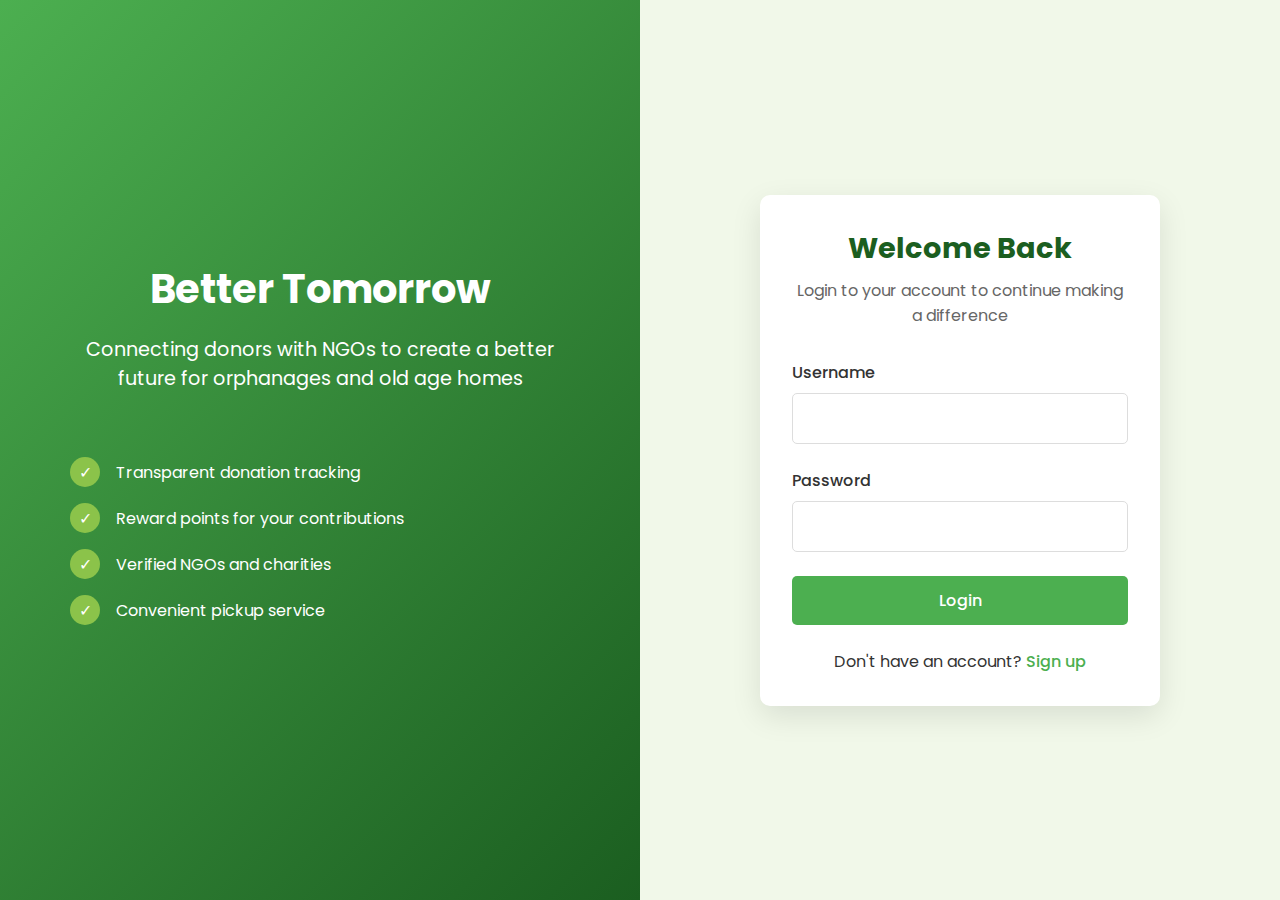
<file: templates/login.html>
<!DOCTYPE html>
<html lang="en">
<head>
    <meta charset="UTF-8">
    <meta name="viewport" content="width=device-width, initial-scale=1.0">
    <title>Better Tomorrow - Login</title>
    <link href="https://fonts.googleapis.com/css2?family=Poppins:wght@300;400;500;600;700&display=swap" rel="stylesheet">
    <style>
        :root {
            --primary-color: #4CAF50;
            --secondary-color: #2E7D32;
            --accent-color: #8BC34A;
            --light-color: #F1F8E9;
            --dark-color: #1B5E20;
            --text-color: #333;
            --white: #ffffff;
            --error-color: #f44336;
        }
        
        * {
            margin: 0;
            padding: 0;
            box-sizing: border-box;
            font-family: 'Poppins', sans-serif;
        }
        
        body {
            background-color: var(--light-color);
            color: var(--text-color);
            display: flex;
            min-height: 100vh;
        }
        
        .container {
            display: flex;
            width: 100%;
        }
        
        .left-panel {
            flex: 1;
            background: linear-gradient(135deg, var(--primary-color), var(--dark-color));
            color: var(--white);
            padding: 2rem;
            display: flex;
            flex-direction: column;
            justify-content: center;
            align-items: center;
            text-align: center;
        }
        
        .logo {
            font-size: 2.5rem;
            font-weight: 700;
            margin-bottom: 1rem;
            color: var(--white);
        }
        
        .tagline {
            font-size: 1.2rem;
            margin-bottom: 2rem;
            max-width: 500px;
        }
        
        .features {
            text-align: left;
            margin-top: 2rem;
            width: 100%;
            max-width: 500px;
        }
        
        .feature-item {
            display: flex;
            align-items: center;
            margin-bottom: 1rem;
        }
        
        .feature-icon {
            background-color: var(--accent-color);
            width: 30px;
            height: 30px;
            border-radius: 50%;
            display: flex;
            justify-content: center;
            align-items: center;
            margin-right: 1rem;
            color: var(--white);
        }
        
        .right-panel {
            flex: 1;
            display: flex;
            justify-content: center;
            align-items: center;
            padding: 2rem;
        }
        
        .auth-container {
            background-color: var(--white);
            border-radius: 10px;
            box-shadow: 0 10px 30px rgba(0, 0, 0, 0.1);
            padding: 2rem;
            width: 100%;
            max-width: 400px;
        }
        
        .auth-header {
            text-align: center;
            margin-bottom: 2rem;
        }
        
        .auth-title {
            font-size: 1.8rem;
            color: var(--dark-color);
            margin-bottom: 0.5rem;
        }
        
        .auth-subtitle {
            color: #666;
        }
        
        .auth-form .form-group {
            margin-bottom: 1.5rem;
        }
        
        .auth-form label {
            display: block;
            margin-bottom: 0.5rem;
            font-weight: 500;
        }
        
        .auth-form input {
            width: 100%;
            padding: 12px 15px;
            border: 1px solid #ddd;
            border-radius: 5px;
            font-size: 1rem;
            transition: border-color 0.3s;
        }
        
        .auth-form input:focus {
            outline: none;
            border-color: var(--primary-color);
        }
        
        .btn {
            width: 100%;
            padding: 12px;
            border: none;
            border-radius: 5px;
            font-size: 1rem;
            font-weight: 500;
            cursor: pointer;
            transition: background-color 0.3s;
        }
        
        .btn-primary {
            background-color: var(--primary-color);
            color: var(--white);
        }
        
        .btn-primary:hover {
            background-color: var(--secondary-color);
        }
        
        .auth-footer {
            text-align: center;
            margin-top: 1.5rem;
        }
        
        .auth-footer a {
            color: var(--primary-color);
            text-decoration: none;
            font-weight: 500;
        }
        
        .auth-footer a:hover {
            text-decoration: underline;
        }
        
        .error-message {
            color: var(--error-color);
            font-size: 0.9rem;
            margin-top: 0.5rem;
            display: none;
        }
        
        .show-error {
            display: block;
        }
        
        @media (max-width: 768px) {
            .container {
                flex-direction: column;
            }
            
            .left-panel {
                padding: 1.5rem;
            }
            
            .right-panel {
                padding: 1.5rem;
            }
        }
    </style>
</head>
<body>
    <div class="container">
        <div class="left-panel">
            <div class="logo">Better Tomorrow</div>
            <div class="tagline">Connecting donors with NGOs to create a better future for orphanages and old age homes</div>
            
            <div class="features">
                <div class="feature-item">
                    <div class="feature-icon">✓</div>
                    <div>Transparent donation tracking</div>
                </div>
                <div class="feature-item">
                    <div class="feature-icon">✓</div>
                    <div>Reward points for your contributions</div>
                </div>
                <div class="feature-item">
                    <div class="feature-icon">✓</div>
                    <div>Verified NGOs and charities</div>
                </div>
                <div class="feature-item">
                    <div class="feature-icon">✓</div>
                    <div>Convenient pickup service</div>
                </div>
            </div>
        </div>
        
        <div class="right-panel">
            <div class="auth-container" id="login-container">
                <div class="auth-header">
                    <h1 class="auth-title">Welcome Back</h1>
                    <p class="auth-subtitle">Login to your account to continue making a difference</p>
                </div>
                
                <form class="auth-form" action="/login" method="POST" onsubmit="return validateLoginForm()">
                    <div class="form-group">
                        <label for="login-username">Username</label>
                        <input type="text" id="login-username" name="username" required>
                        <div class="error-message" id="login-username-error"></div>
                    </div>
                    
                    <div class="form-group">
                        <label for="login-password">Password</label>
                        <input type="password" id="login-password" name="password" required>
                        <div class="error-message" id="login-password-error"></div>
                    </div>
                    
                    <button type="submit" class="btn btn-primary">Login</button>
                </form>
                
                <div class="auth-footer">
                    Don't have an account? <a href="#" onclick="showRegister()">Sign up</a>
                </div>
            </div>
            
            <div class="auth-container" id="register-container" style="display: none;">
                <div class="auth-header">
                    <h1 class="auth-title">Create Account</h1>
                    <p class="auth-subtitle">Join us in making a difference today</p>
                </div>
                
                <form class="auth-form" action="/register" method="POST" onsubmit="return validateRegisterForm()">
                    <div class="form-group">
                        <label for="register-username">Username</label>
                        <input type="text" id="register-username" name="username" required>
                        <div class="error-message" id="register-username-error"></div>
                    </div>
                    
                    <div class="form-group">
                        <label for="register-password">Password</label>
                        <input type="password" id="register-password" name="password" required>
                        <div class="error-message" id="register-password-error"></div>
                    </div>
                    
                    <div class="form-group">
                        <label for="confirm-password">Confirm Password</label>
                        <input type="password" id="confirm-password" required>
                        <div class="error-message" id="confirm-password-error"></div>
                    </div>
                    
                    <button type="submit" class="btn btn-primary">Sign Up</button>
                </form>
                
                <div class="auth-footer">
                    Already have an account? <a href="#" onclick="showLogin()">Login</a>
                </div>
            </div>
        </div>
    </div>

    <script>
        function showRegister() {
            document.getElementById('login-container').style.display = 'none';
            document.getElementById('register-container').style.display = 'block';
            return false;
        }
        
        function showLogin() {
            document.getElementById('register-container').style.display = 'none';
            document.getElementById('login-container').style.display = 'block';
            return false;
        }
        
        function validateLoginForm() {
            let isValid = true;
            const username = document.getElementById('login-username').value;
            const password = document.getElementById('login-password').value;
            
            // Reset errors
            document.getElementById('login-username-error').classList.remove('show-error');
            document.getElementById('login-password-error').classList.remove('show-error');
            
            if (username.trim() === '') {
                document.getElementById('login-username-error').textContent = 'Username is required';
                document.getElementById('login-username-error').classList.add('show-error');
                isValid = false;
            }
            
            if (password.trim() === '') {
                document.getElementById('login-password-error').textContent = 'Password is required';
                document.getElementById('login-password-error').classList.add('show-error');
                isValid = false;
            }
            
            return isValid;
        }
        
        function validateRegisterForm() {
            let isValid = true;
            const username = document.getElementById('register-username').value;
            const password = document.getElementById('register-password').value;
            const confirmPassword = document.getElementById('confirm-password').value;
            
            // Reset errors
            document.getElementById('register-username-error').classList.remove('show-error');
            document.getElementById('register-password-error').classList.remove('show-error');
            document.getElementById('confirm-password-error').classList.remove('show-error');
            
            if (username.trim() === '') {
                document.getElementById('register-username-error').textContent = 'Username is required';
                document.getElementById('register-username-error').classList.add('show-error');
                isValid = false;
            } else if (username.length < 4) {
                document.getElementById('register-username-error').textContent = 'Username must be at least 4 characters';
                document.getElementById('register-username-error').classList.add('show-error');
                isValid = false;
            }
            
            if (password.trim() === '') {
                document.getElementById('register-password-error').textContent = 'Password is required';
                document.getElementById('register-password-error').classList.add('show-error');
                isValid = false;
            } else if (password.length < 6) {
                document.getElementById('register-password-error').textContent = 'Password must be at least 6 characters';
                document.getElementById('register-password-error').classList.add('show-error');
                isValid = false;
            }
            
            if (confirmPassword !== password) {
                document.getElementById('confirm-password-error').textContent = 'Passwords do not match';
                document.getElementById('confirm-password-error').classList.add('show-error');
                isValid = false;
            }
            
            return isValid;
        }
        
        // Display backend errors if they exist
        window.onload = function() {
            const urlParams = new URLSearchParams(window.location.search);
            const error = urlParams.get('error');
            
            if (error) {
                if (error === 'username_exists') {
                    showRegister();
                    document.getElementById('register-username-error').textContent = 'Username already exists';
                    document.getElementById('register-username-error').classList.add('show-error');
                } else if (error === 'invalid_credentials') {
                    document.getElementById('login-password-error').textContent = 'Invalid username or password';
                    document.getElementById('login-password-error').classList.add('show-error');
                }
            }
        };
    </script>
</body>
</html>
</file>
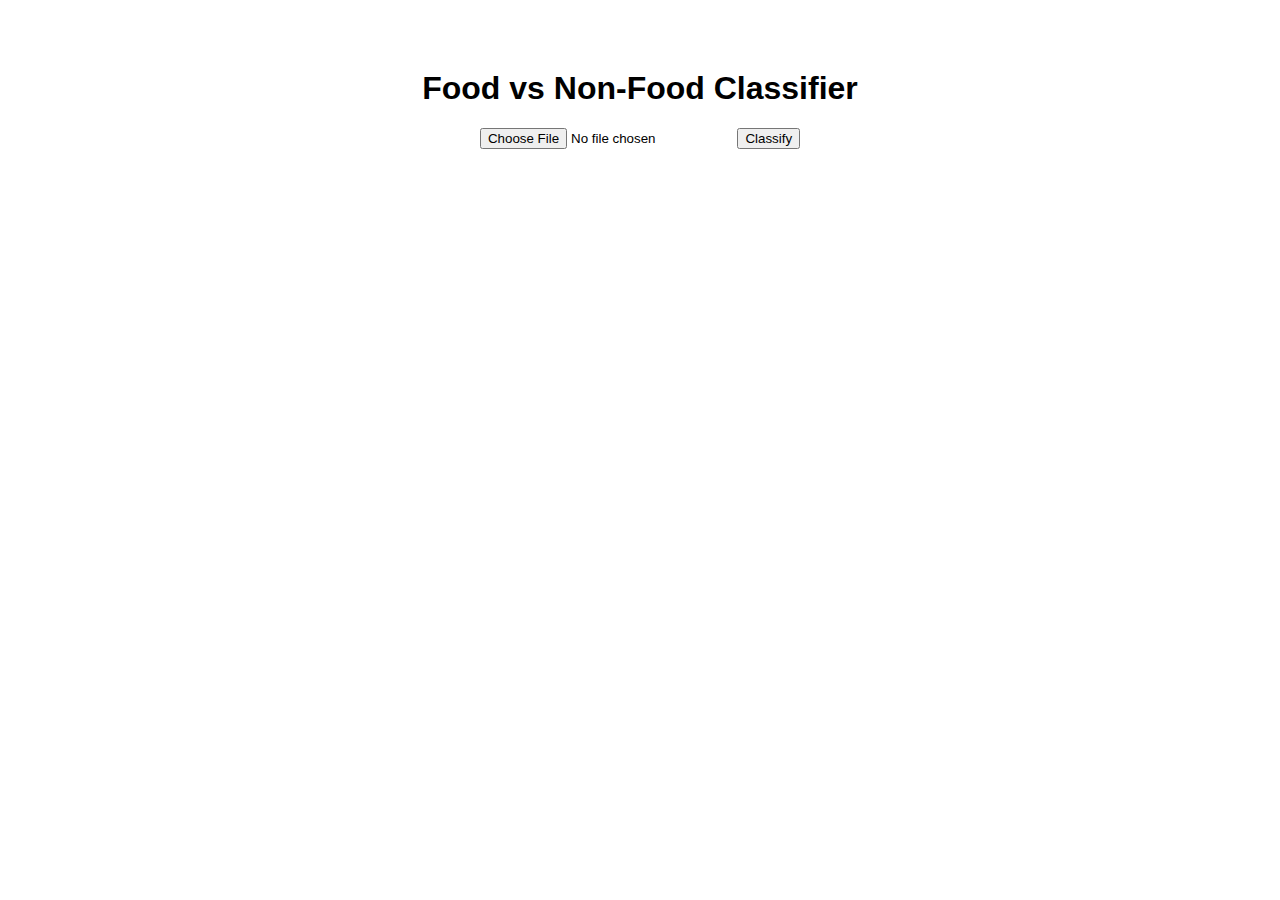
<file: templates/upload.html>
<!DOCTYPE html>
<html>
<head>
    <title>Food Classifier</title>
    <style>
        body { font-family: Arial, sans-serif; max-width: 600px; margin: 0 auto; padding: 20px; }
        .container { text-align: center; margin-top: 50px; }
        .result { margin-top: 30px; padding: 20px; border-radius: 5px; }
        .food { background-color: #d4edda; color: #155724; }
        .non-food { background-color: #f8d7da; color: #721c24; }
        img { max-width: 100%; height: auto; margin-top: 20px; }
    </style>
</head>
<body>
    <div class="container">
        <h1>Food vs Non-Food Classifier</h1>
        <form method="POST" action="/predict" enctype="multipart/form-data">
            <input type="file" name="file" accept="image/*" required>
            <button type="submit">Classify</button>
        </form>
    </div>
</body>
</html>
</file>
